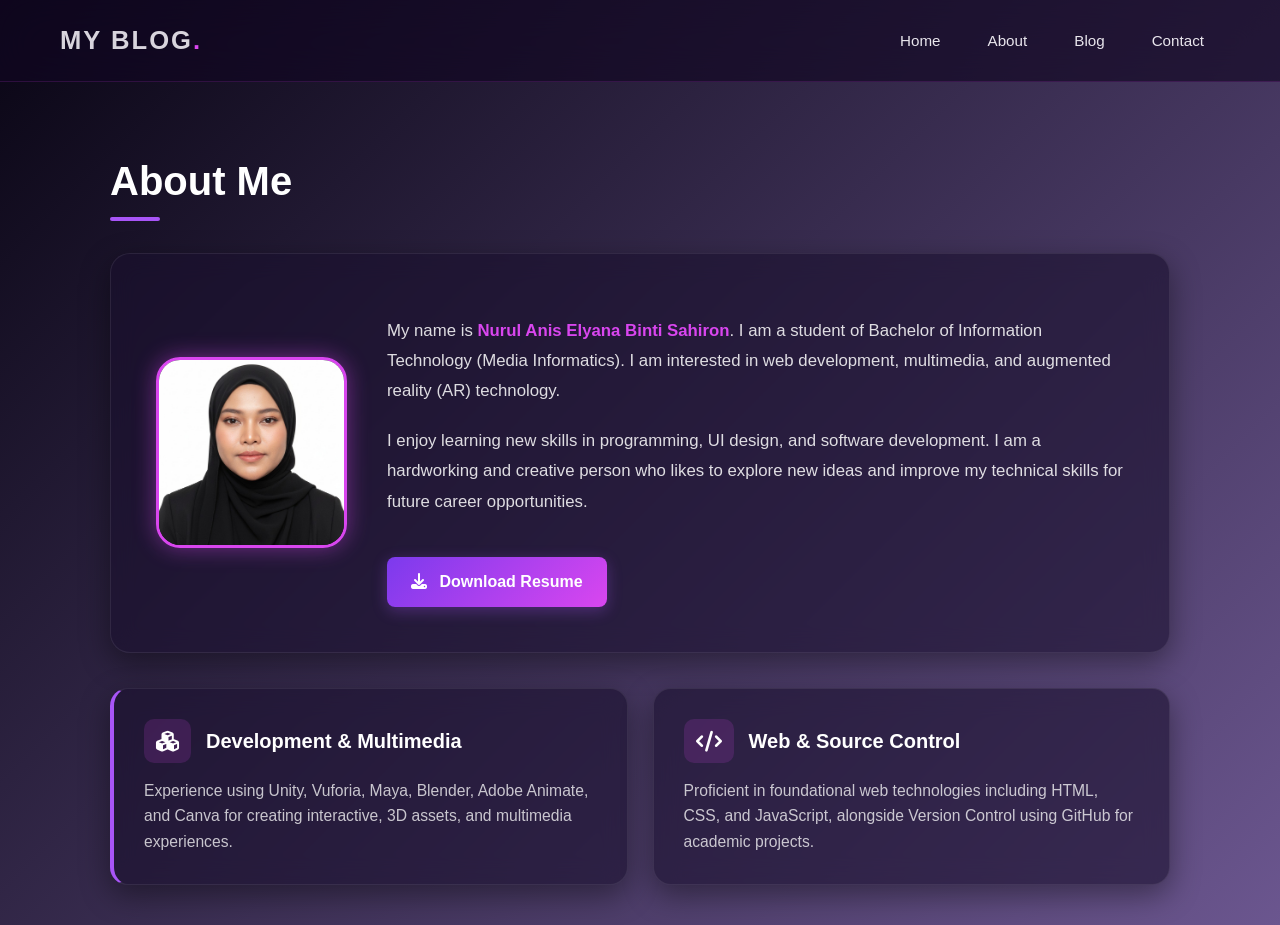
<file: about.html>
<!DOCTYPE html>
<html lang="ms">
<head>
    <meta charset="UTF-8">
    <meta name="viewport" content="width=device-width, initial-scale=1.0">
    <title>About Me | Personal Blog</title>
    <link rel="stylesheet" href="style.css">
    <!-- Menggunakan Font Awesome untuk ikon kad kemahiran -->
    <link rel="stylesheet" href="https://cdnjs.cloudflare.com/ajax/libs/font-awesome/6.4.0/css/all.min.css">
</head>
<body>

    <!-- Menu Navigasi -->
    <nav class="navbar">
        <div class="logo">My Blog</div>
        <ul class="nav-links">
            <li><a href="index.html">Home</a></li>
            <li><a href="about.html">About</a></li>
            <li><a href="blog.html">Blog</a></li>
            <li><a href="contact.html">Contact</a></li>
        </ul>
    </nav>

    <main class="container">
        <!-- Tajuk Halaman -->
        <h1 class="page-title">About Me</h1>

        <!-- KAD UTAMA: BIOGRAFI + GAMBAR PROFIL -->
        <section class="about-main-card">
            <img src="profile.jpeg" alt="Gambar Profil Anis" class="about-profile-img">
            
            <div class="about-bio-text">
    <p>My name is <span class="highlight-purple">Nurul Anis Elyana Binti Sahiron</span>. I am a student of Bachelor of Information Technology (Media Informatics). I am interested in web development, multimedia, and augmented reality (AR) technology.</p>
    <p>I enjoy learning new skills in programming, UI design, and software development. I am a hardworking and creative person who likes to explore new ideas and improve my technical skills for future career opportunities.</p>
    <a href="resume.pdf" class="btn-resume" download>
        <i class="fa-solid fa-download"></i> Download Resume
    </a>
            </div>
        </section>

        <!-- GRID KAD KECIL: KEMAHIRAN (SKILLS) -->
        <div class="skills-grid">
            
            <!-- Kad 1: Development & Multimedia -->
            <div class="skill-card border-left-glow">
                <div class="skill-header">
                    <i class="fa-solid fa-cubes skill-icon"></i>
                    <h3>Development & Multimedia</h3>
                </div>
                <p>Experience using Unity, Vuforia, Maya, Blender, Adobe Animate, and Canva for creating interactive, 3D assets, and multimedia experiences.</p>
            </div>

            <!-- Kad 2: Web & Source Control -->
            <div class="skill-card">
                <div class="skill-header">
                    <i class="fa-solid fa-code skill-icon"></i>
                    <h3>Web & Source Control</h3>
                </div>
                <p>Proficient in foundational web technologies including HTML, CSS, and JavaScript, alongside Version Control using GitHub for academic projects.</p>
            </div>

        </div>
    </main>

</body>
</html>
</file>
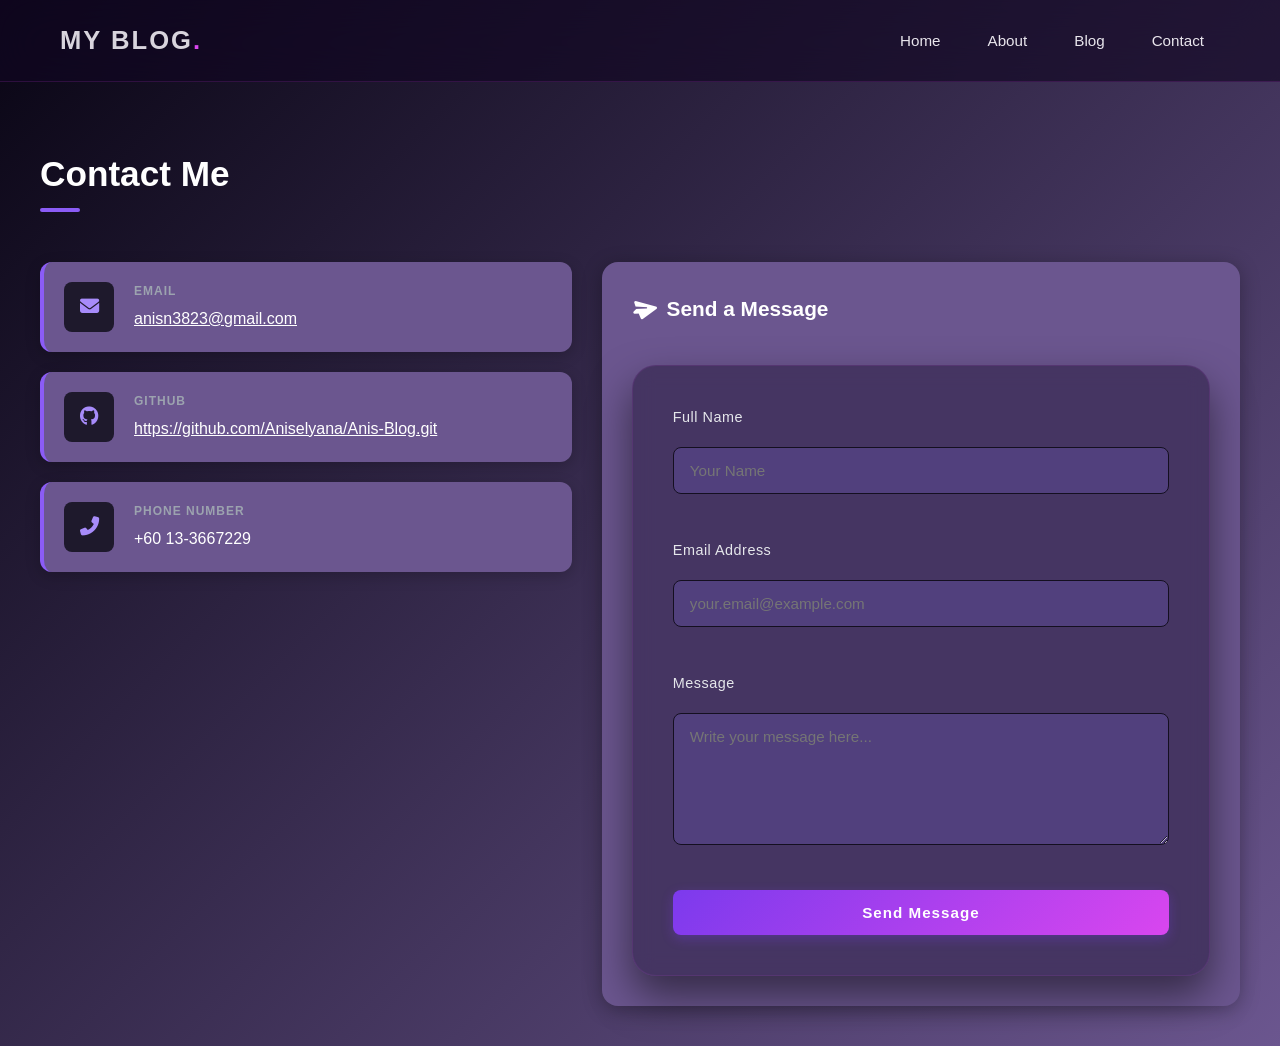
<file: contact.html>
<!DOCTYPE html>
<html lang="ms">
<head>
    <meta charset="UTF-8">
    <meta name="viewport" content="width=device-width, initial-scale=1.0">
    <title>Contact Me | Personal Blog</title>
    <!-- Sambungkan ke fail CSS utama Anis -->
    <link rel="stylesheet" href="style.css">
    <!-- Menggunakan Font Awesome untuk ikon emel, telefon, dan butang hantar -->
    <link rel="stylesheet" href="https://cdnjs.cloudflare.com/ajax/libs/font-awesome/6.4.0/css/all.min.css">
</head>
<body>

    <!-- Menu Navigasi -->
    <nav class="navbar">
        <div class="logo">My Blog</div>
        <ul class="nav-links">
            <li><a href="index.html">Home</a></li>
            <li><a href="about.html">About</a></li>
            <li><a href="blog.html">Blog</a></li>
            <li><a href="contact.html">Contact</a></li>
        </ul>
    </nav>

        <!-- ==========================================
             KANDUNGAN UTAMA (HALAMAN CONTACT ME)
             ========================================== -->
        <main class="main-content">
            <h1 class="page-title-contact">Contact Me</h1>
            
            <div class="contact-container">
                <!-- KIRI: Kad Maklumat Perhubungan -->
                <div class="contact-info-section">
                    
                  <!-- KAD EMAIL (DIFUNGSIKAN DENGAN MAILTO) -->
<div class="info-card">
    <div class="info-icon-box">
        <i class="fas fa-envelope"></i>
    </div>
    <div class="info-text">
        <span>EMAIL</span>
        <p>
            <a href="mailto:anisn3823@gmail.com" style="color: #ffffff; text-decoration: underline;">
                anisn3823@gmail.com
            </a>
        </p>
    </div>
</div>

                    <!-- KAD GITHUB (DITUKAR KEPADA PAUTAN BOLEH KLIK) -->
<div class="info-card">
    <div class="info-icon-box">
        <i class="fab fa-github"></i> <!-- Ikon GitHub -->
    </div>
    <div class="info-text">
        <span>GITHUB</span>
        <p>
            <a href="https://github.com/Aniselyana/Anis-Blog.git" target="_blank" style="color: #ffffff; text-decoration: underline;">
                https://github.com/Aniselyana/Anis-Blog.git
            </a>
        </p>
    </div>
</div>

                    <!-- Kad No Telefon -->
                    <div class="info-card">
                        <div class="info-icon-box">
                            <i class="fas fa-phone-alt"></i>
                        </div>
                        <div class="info-text">
                            <span>PHONE NUMBER</span>
                            <p>+60 13-3667229</p>
                        </div>
                    </div>

                </div>

                <!-- KANAN: Borang Hantar Mesej -->
                <div class="contact-form-section">
                    <h3><i class="fas fa-paper-plane" style="transform: rotate(45deg); margin-right: 8px;"></i> Send a Message</h3>
                    
                    <form action="#" method="POST" class="contact-form">
                        <div class="form-group">
                            <label for="name">Full Name</label>
                            <input type="text" id="name" name="name" placeholder="Your Name" required>
                        </div>

                        <div class="form-group">
                            <label for="email">Email Address</label>
                            <input type="email" id="email" name="email" placeholder="your.email@example.com" required>
                        </div>

                        <div class="form-group">
                            <label for="message">Message</label>
                            <textarea id="message" name="message" rows="6" placeholder="Write your message here..." required></textarea>
                        </div>

                        <button type="submit" class="submit-btn">Send Message</button>
                    </form>
                </div>
            </div>
        </main>
    </div>

</body>
</html>
</file>
<file: style.css>
/* --- 1. SETTING UTAMA & WARNA (TEMA CYBER PURPLE) --- */
:root {
    --purple-neon: #d946ef;     /* Fuchsia / Neon Purple */
    --purple-glow: #a855f7;     /* Bright Violet */
    --bg-dark: #090514;         /* Ungu gelap pekat malam */
    --bg-light-purple: #140b24; /* Ungu gelap sederhana */
    --card-bg: rgba(26, 15, 46, 0.45); /* Gelas ungu separa lutsinar */
    --text-main: #d8d4dd;       /* Putih bersih dengan ton ungu lembut */
    --text-muted: #e9e6ed;      /* Kelabu ungu lembut */
}


/* 1.1 ANIMASI LATAR BELAKANG UNGU BERGERAK */
@keyframes purpleFlow {
    0% { background-position: 0% 50%; }
    50% { background-position: 100% 50%; }
    100% { background-position: 0% 50%; }
}

body {
    font-family: 'Segoe UI', Roboto, sans-serif;
    margin: 0;
    padding: 0;
    background: linear-gradient(135deg, var(--bg-dark), #6b568f, #1d0b3a, var(--bg-light-purple));
    background-size: 300% 300%;
    animation: purpleFlow 15s ease infinite;
    color: var(--text-main);
    line-height: 1.6;
    overflow-x: hidden;
}

.container {
    padding: 40px 20px;
    max-width: 1100px;
    margin: 0 auto;
}

/* --- 2. MENU NAVIGASI MINIMALIS UNGU --- */
.navbar {
    background-color: rgba(17, 7, 34, 0.65);
    backdrop-filter: blur(20px);
    -webkit-backdrop-filter: blur(20px);
    padding: 20px;
    display: flex;
    flex-direction: column;
    align-items: center;
    gap: 15px;
    border-bottom: 1px solid rgba(217, 70, 239, 0.15);
    position: sticky;
    top: 0;
    z-index: 1000;
}

.logo {
    font-size: 1.6rem;
    font-weight: 800;
    color: var(--text-main);
    letter-spacing: 2px;
    text-transform: uppercase;
    position: relative;
}

/* Kesan titik neon ungu pada logo (Dibaiki dari ::sidebar) */
.logo::after {
    content: '.';
    color: var(--purple-neon);
    animation: pulseGlow 2s infinite;
}

@keyframes pulseGlow {
    0%, 100% { opacity: 0.3; text-shadow: none; }
    50% { opacity: 1; text-shadow: 0 0 10px var(--purple-neon); }
}

.nav-links {
    list-style: none;
    padding: 0;
    margin: 0;
    display: flex;
    flex-direction: column;
    gap: 15px;
    text-align: center;
}

.nav-links a {
    color: var(--text-muted);
    text-decoration: none;
    font-weight: 500;
    font-size: 0.95rem;
    transition: all 0.3s ease;
    padding: 8px 16px;
    border-radius: 20px; /* Bentuk kapsul pill */
}

.nav-links a:hover {
    color: var(--text-main);
    background: rgba(217, 70, 239, 0.15);
    box-shadow: 0 0 15px rgba(217, 70, 239, 0.2);
}

/* --- 3. HERO SECTION BARU (BERDASARKAN image_591ca4.jpg) --- */
.hero-space {
    position: relative;
    width: 100%;
    min-height: 70vh; /* Ketinggian yang seimbang untuk desktop & mobile */
    background: url('images/bg-hero.jpg') no-repeat center center/cover;
    display: flex;
    align-items: center;
    justify-content: center;
}

/* Lapisan Gelap Gelap lutsinar di atas gambar */
.hero-overlay {
    position: absolute;
    top: 0;
    left: 0;
    width: 100%;
    height: 100%;
    background: rgba(9, 5, 20, 0.65); 
    display: flex;
    align-items: center;
    justify-content: center;
    padding: 20px;
    box-sizing: border-box;
}

.hero-content {
    text-align: center;
    max-width: 800px;
    animation: fadeInUp 0.8s cubic-bezier(0.16, 1, 0.3, 1) both;
}

/* Hiasan WELCOME TO MY SPACE + Garisan Kiri Kanan */
.welcome-line {
    display: flex;
    align-items: center;
    justify-content: center;
    gap: 15px;
    margin-bottom: 15px;
}

.welcome-line .line {
    width: 40px;
    height: 1px;
    background-color: rgba(255, 255, 255, 0.4);
}

.welcome-text {
    font-size: 0.85rem;
    font-weight: 600;
    letter-spacing: 4px;
    color: var(--text-muted);
    text-transform: uppercase;
}

/* Tajuk Utama Besar */
.hero-title {
    font-size: 3rem;
    font-weight: 700;
    margin: 10px 0;
    color: var(--text-main);
    letter-spacing: -0.5px;
}

.hero-subtitle {
    font-size: 1.25rem;
    color: var(--text-muted);
    margin-bottom: 25px;
    font-weight: 400;
}

/* Teks Petikan / Quote */
.hero-quote {
    font-size: 1.15rem;
    font-style: italic;
    color: rgba(255, 255, 255, 0.85);
    font-weight: 300;
    line-height: 1.8;
}

.highlight-purple {
    color: var(--purple-neon);
    font-weight: 600;
}

/* ANIMASI LAMBAIAN TANGAN (WAVING HAND) */
.wave-emoji {
    display: inline-block;
    animation: waveAnimation 2.5s infinite;
    transform-origin: 70% 70%;
}

@keyframes waveAnimation {
    0% { transform: rotate( 0.0deg) }
   10% { transform: rotate(14.0deg) } 
   20% { transform: rotate(-8.0deg) }
   30% { transform: rotate(14.0deg) }
   40% { transform: rotate(-4.0deg) }
   50% { transform: rotate(10.0deg) }
   60% { transform: rotate( 0.0deg) } 
  100% { transform: rotate( 0.0deg) }
}

/* --- 4. REKA BENTUK HALAMAN ABOUT (KAD LENGCUK MODEN) --- */
@keyframes fadeInUp {
    from {
        opacity: 0;
        transform: translateY(40px);
    }
    to {
        opacity: 1;
        transform: translateY(0);
    }
}

.about-section {
    background: var(--card-bg);
    padding: 50px 40px;
    border-radius: 24px; 
    backdrop-filter: blur(10px);
    -webkit-backdrop-filter: blur(10px);
    box-shadow: 0 20px 40px rgba(0, 0, 0, 0.5);
    border: 1px solid rgba(217, 70, 239, 0.1);
    text-align: center;
    animation: fadeInUp 0.8s cubic-bezier(0.16, 1, 0.3, 1) both;
}

.about-section h2 {
    color: var(--text-main);
    font-size: 2.2rem;
    margin-top: 0;
    margin-bottom: 25px;
}

.profile-img {
    width: 150px;
    height: 150px;
    object-fit: cover;
    border-radius: 30px; 
    border: 3px solid var(--purple-neon);
    box-shadow: 0 0 25px rgba(217, 70, 239, 0.4);
    margin: 25px auto;
    display: block;
    transition: transform 0.5s ease;
}

.profile-img:hover {
    transform: rotate(5deg) scale(1.05); 
}

.about-text p {
    color: var(--text-muted);
    max-width: 700px;
    margin: 15px auto;
    font-size: 1.05rem;
}

/* --- 5. GRID KAD BLOG DENGAN EFFECT BORDER PURPLE GLOW --- */
.content-grid {
    display: grid;
    grid-template-columns: 1fr;
    gap: 30px;
    margin-top: 40px;
}

.card {
    background: var(--card-bg);
    padding: 30px;
    border-radius: 20px;
    backdrop-filter: blur(10px);
    -webkit-backdrop-filter: blur(10px);
    border: 1px solid rgba(255, 255, 255, 0.03);
    transition: all 0.4s cubic-bezier(0.16, 1, 0.3, 1);
    animation: fadeInUp 0.8s cubic-bezier(0.16, 1, 0.3, 1) both;
}

.card:nth-child(2) { animation-delay: 0.15s; }
.card:nth-child(3) { animation-delay: 0.3s; }

.card:hover {
    transform: translateY(-6px);
    background: rgba(38, 22, 66, 0.6);
    border-color: var(--purple-neon);
    box-shadow: 0 15px 30px rgba(168, 85, 247, 0.25);
}

.blog-date {
    font-size: 0.8rem;
    font-weight: 600;
    color: var(--purple-neon);
    text-transform: uppercase;
    letter-spacing: 1px;
}

.card h3 {
    margin: 12px 0;
    color: var(--text-main);
    font-size: 1.4rem;
}

.card p {
    color: var(--text-muted);
}

.card a {
    color: var(--purple-glow);
    text-decoration: none;
    font-weight: bold;
    display: inline-block;
    margin-top: 15px;
    transition: color 0.3s ease;
}

.card a:hover {
    color: var(--purple-neon);
}

/* --- 6. BORANG CONTACT MINIMALIS --- */
.contact-form {
    background: var(--card-bg);
    padding: 40px;
    border-radius: 24px;
    backdrop-filter: blur(10px);
    -webkit-backdrop-filter: blur(10px);
    box-shadow: 0 20px 40px rgba(0, 0, 0, 0.5);
    border: 1px solid rgba(217, 70, 239, 0.1);
    max-width: 500px;
    margin: 40px auto 0 auto;
    animation: fadeInUp 0.8s cubic-bezier(0.16, 1, 0.3, 1) both;
}

.form-group {
    margin-bottom: 25px;
    display: flex;
    flex-direction: column;
}

.form-group label {
    margin-bottom: 10px;
    font-size: 0.9rem;
    color: var(--text-main);
    letter-spacing: 0.5px;
}

.form-group input, .form-group textarea {
    padding: 14px;
    background: rgba(13, 7, 24, 0.8);
    border: 1px solid rgba(255, 255, 255, 0.05);
    border-radius: 12px;
    font-size: 1rem;
    color: var(--text-main);
    width: 100%;
    box-sizing: border-box;
    transition: all 0.3s ease;
}

.form-group input:focus, .form-group textarea:focus {
    outline: none;
    border-color: var(--purple-neon);
    box-shadow: 0 0 12px rgba(217, 70, 239, 0.3);
}

.submit-btn {
    background: linear-gradient(135deg, #7c3aed, var(--purple-neon));
    color: white;
    padding: 16px;
    border: none;
    border-radius: 12px;
    cursor: pointer;
    font-size: 1rem;
    font-weight: bold;
    letter-spacing: 1px;
    width: 100%;
    box-shadow: 0 4px 20px rgba(168, 85, 247, 0.3);
    transition: all 0.3s ease;
}

.submit-btn:hover {
    transform: translateY(-2px);
    box-shadow: 0 6px 25px rgba(217, 70, 239, 0.5);
    filter: brightness(1.1);
}

/* --- 7. MEDIA QUERY (Untuk Laptop / Skrin Besar & Responsif) --- */
@media (min-width: 768px) {
    .navbar {
        flex-direction: row;
        justify-content: space-between;
        padding: 20px 60px;
    }

    .nav-links {
        flex-direction: row;
        gap: 15px;
    }

    .about-section {
        text-align: left;
        display: flex;
        align-items: center;
        gap: 60px;
        padding: 60px;
    }

    .profile-img {
        margin: 0;
        width: 170px;
        height: 170px;
    }

    .content-grid {
        grid-template-columns: repeat(2, 1fr);
    }
}

/* Penyesuaian Saiz Skrin Telefon untuk Hero Space */
@media (max-width: 768px) {
    .hero-title {
        font-size: 2.2rem;
    }
    .hero-subtitle {
        font-size: 1.05rem;
    }
    .hero-quote {
        font-size: 1rem;
    }
    .welcome-line .line {
        width: 25px;
    }
}
/* ==========================================================================
   GAYA GAMBAR PROFIL DI DALAM KAD BIOGRAFI (VERSI LEBIH BESAR)
   ========================================================================== */

/* Mengubah kad utama supaya menyokong susunan Flexbox (Teks + Gambar) */
.about-main-card {
    display: flex;
    flex-direction: column; /* Atas ke bawah untuk skrin telefon */
    align-items: center;
    gap: 35px;
}

/* DIBAIKI: Saiz dilaraskan kepada 160px (lebih besar dan jelas di telefon) */
.about-profile-img {
    width: 160px;
    height: 160px;
    object-fit: cover;
    border-radius: 24px; /* Lengkungan ditingkatkan supaya nampak lebih lembut dan moden */
    border: 3.5px solid var(--purple-neon);
    box-shadow: 0 0 22px rgba(217, 70, 239, 0.45);
    transition: transform 0.4s ease;
    flex-shrink: 0; /* Mengelakkan gambar daripada terkemek */
}

/* Efek interaktif apabila tetikus lalu di atas gambar */
.about-profile-img:hover {
    transform: scale(1.05) rotate(3deg);
}

.about-bio-text {
    width: 100%;
}

/* Responsif: Apabila dibuka di Laptop, gambar beralih ke sebelah kiri teks */
@media (min-width: 768px) {
    .about-main-card {
        flex-direction: row; /* Bersebelahan (Kiri & Kanan) */
        text-align: left;
        padding: 45px;
        gap: 40px; /* Jarak antara gambar dan teks dilebarkan sedikit */
    }
    
    /* DIBAIKI: Saiz untuk skrin laptop dinaikkan kepada 185px supaya nampak impak portfolio profesional */
    .about-profile-img {
        width: 185px;
        height: 185px;
    }
}
/* ==========================================================================
   REKA BENTUK SEMULA HALAMAN ABOUT ME (KEMAS & MODEN)
   ========================================================================== */

/* Jarak dalam kontena utama */
.container {
    max-width: 1100px;
    margin: 0 auto;
    padding: 40px 20px;
    box-sizing: border-box;
}

/* Tajuk Utama Halaman dengan Garisan Bawah */
.page-title {
    font-size: 2.5rem;
    font-weight: 700;
    color: #ffffff;
    margin-bottom: 40px;
    position: relative;
    display: inline-block;
}

.page-title::after {
    content: '';
    position: absolute;
    left: 0;
    bottom: -8px;
    width: 50px;
    height: 4px;
    background-color: var(--purple-glow, #d946ef);
    border-radius: 2px;
}

/* Kad Besar Biografi */
.about-main-card {
    background: rgba(26, 15, 46, 0.6); /* Warna kad ungu gelap telus cahaya */
    backdrop-filter: blur(12px);
    -webkit-backdrop-filter: blur(12px);
    border: 1px solid rgba(255, 255, 255, 0.08);
    padding: 35px;
    border-radius: 20px;
    margin-bottom: 35px;
    box-shadow: 0 10px 30px rgba(0, 0, 0, 0.4);
    display: flex;
    flex-direction: column;
    align-items: center;
    gap: 35px;
}

/* Reka bentuk gambar profil saiz ideal (Besar & Tegas) */
.about-profile-img {
    width: 160px;
    height: 160px;
    object-fit: cover;
    border-radius: 24px;
    border: 3.5px solid var(--purple-neon, #d946ef);
    box-shadow: 0 0 22px rgba(217, 70, 239, 0.45);
    transition: transform 0.4s ease;
    flex-shrink: 0;
}

.about-profile-img:hover {
    transform: scale(1.05) rotate(3deg);
}

/* Teks Bio */
.about-bio-text {
    width: 100%;
}

.about-bio-text p {
    font-size: 1.05rem;
    color: rgba(255, 255, 255, 0.85);
    line-height: 1.8;
    margin-bottom: 20px;
}

.about-bio-text p:last-child {
    margin-bottom: 0;
}

.highlight-purple {
    color: var(--purple-neon, #d946ef);
    font-weight: 600;
}

/* Susunan Grid untuk Dua Kad Kemahiran */
.skills-grid {
    display: grid;
    grid-template-columns: 1fr;
    gap: 25px;
    margin-top: 35px;
}

/* Rupa Bentuk Kad Kemahiran */
.skill-card {
    background: rgba(26, 15, 46, 0.6);
    backdrop-filter: blur(12px);
    -webkit-backdrop-filter: blur(12px);
    border: 1px solid rgba(255, 255, 255, 0.08);
    padding: 30px;
    border-radius: 18px;
    box-shadow: 0 10px 30px rgba(0, 0, 0, 0.4);
    transition: transform 0.3s ease, border-color 0.3s ease;
}

.skill-card:hover {
    transform: translateY(-4px);
    border-color: rgba(217, 70, 239, 0.4);
}

/* Kesan Garisan Cahaya Ungu di Sebelah Kiri Kad Pertama */
.border-left-glow {
    border-left: 4px solid var(--purple-glow, #d946ef) !important;
}

/* Bahagian Atas Kad (Ikon + Tajuk) */
.skill-header {
    display: flex;
    align-items: center;
    gap: 15px;
    margin-bottom: 15px;
}

.skill-icon {
    font-size: 1.3rem;
    color: #ffffff;
    background: rgba(217, 70, 239, 0.15); /* Cahaya ungu lembut belakang ikon */
    padding: 12px;
    border-radius: 10px;
    display: flex;
    align-items: center;
    justify-content: center;
}

.skill-card h3 {
    margin: 0;
    font-size: 1.25rem;
    color: #ffffff;
    font-weight: 600;
}

.skill-card p {
    margin: 0;
    font-size: 0.98rem;
    color: rgba(255, 255, 255, 0.75);
    line-height: 1.6;
}

/* Responsif: Tukar kepada Susunan Laptop */
@media (min-width: 768px) {
    .about-main-card {
        flex-direction: row; /* Gambar kiri, teks kanan */
        text-align: left;
        padding: 45px;
        gap: 40px;
    }
    
    .about-profile-img {
        width: 185px;
        height: 185px;
    }

    .skills-grid {
        grid-template-columns: repeat(2, 1fr); /* 2 Kolum bersebelahan */
    }
}
.btn-resume {
    display: inline-block;
    margin-top: 20px;
    padding: 12px 24px;
    background: linear-gradient(135deg, #7c3aed, #d946ef);
    color: #ffffff;
    text-decoration: none;
    font-weight: 600;
    border-radius: 8px;
    transition: all 0.3s ease;
    box-shadow: 0 4px 15px rgba(168, 85, 247, 0.3);
}

.btn-resume i {
    margin-right: 8px; /* Jarak antara ikon dan teks */
}

.btn-resume:hover {
    transform: translateY(-3px);
    box-shadow: 0 8px 25px rgba(217, 70, 239, 0.5);
    filter: brightness(1.1);
}
/* ==========================================================================
   REKA BENTUK HALAMAN ACADEMIC PROJECTS (BERDASARKAN image_4dc2a2.jpg)
   ========================================================================== */

/* Susunan Grid untuk 3 Kolum Sebaris (Desktop) */
.blog-grid {
    display: grid;
    grid-template-columns: 1fr; /* 1 kolum untuk phone */
    gap: 30px;
    margin-top: 20px;
}

/* Rupa Bentuk Utama Kad Projek */
.blog-card {
    background: #0d081b; /* Warna latar belakang kad hitam/ungu pekat gelap */
    border-radius: 18px;
    overflow: hidden;
    box-shadow: 0 10px 25px rgba(0, 0, 0, 0.5);
    display: flex;
    flex-direction: column;
    transition: transform 0.3s ease, box-shadow 0.3s ease;
    border: 1px solid rgba(255, 255, 255, 0.03);
}

.blog-card:hover {
    transform: translateY(-6px);
    box-shadow: 0 15px 35px rgba(168, 85, 247, 0.15);
}

/* Bekas Gambar Projek */
.blog-img-container {
    width: 100%;
    height: 200px;
    overflow: hidden;
    background: #140b24;
}

/* Gambar Projek */
.blog-project-img {
    width: 100%;
    height: 100%;
    object-fit: cover;
    transition: transform 0.5s ease;
}

.blog-card:hover .blog-project-img {
    transform: scale(1.04); /* Kesan zum masuk lembut semasa hover */
}

/* Kandungan Teks Di Dalam Kad */
.blog-card-content {
    padding: 25px;
    display: flex;
    flex-direction: column;
    flex-grow: 1;
}

/* Tag Kategori (Contoh: AUGMENTED REALITY) */
.project-tag {
    font-size: 0.75rem;
    font-weight: 700;
    color: #c0b3d6; /* Warna tulisan cerah lembut */
    background: rgba(255, 255, 255, 0.07); /* Latar belakang tag kelabu-ungu telus */
    padding: 6px 12px;
    border-radius: 6px;
    align-self: flex-start;
    text-transform: uppercase;
    letter-spacing: 0.5px;
    margin-bottom: 15px;
}

/* Tajuk Projek */
.project-title {
    font-size: 1.35rem;
    font-weight: 700;
    color: #ffffff;
    margin: 0 0 12px 0;
    line-height: 1.4;
}

/* Penerangan / Deskripsi Projek */
.project-desc {
    font-size: 0.95rem;
    color: #a496c0; /* Ton warna kelabu-ungu malap sedikit */
    line-height: 1.6;
    margin: 0 0 20px 0;
    flex-grow: 1;
}

/* Pautan "Read More" */
.project-link {
    font-size: 0.9rem;
    color: #ffffff;
    text-decoration: none;
    font-weight: 600;
    align-self: flex-start;
    transition: color 0.3s ease, transform 0.3s ease;
}

.project-link:hover {
    color: var(--purple-glow, #a855f7);
    transform: translateX(3px); /* Kesan bergerak ke kanan sikit masa dihover */
}

/* Responsif: Apabila dibuka pada Laptop, tukar kepada 3 kolum bersebelahan */
@media (min-width: 992px) {
    .blog-grid {
        grid-template-columns: repeat(3, 1fr);
    }
}

/* Responsif: Sesuai untuk tablet (2 kolum) */
@media (min-width: 768px) and (max-width: 991px) {
    .blog-grid {
        grid-template-columns: repeat(2, 1fr);
    }
}
/* ==========================================================================
   REKA BENTUK POPUP MODAL GAMBAR BUKTI (THEME GLOW)
   ========================================================================== */

/* Latar belakang kabur di belakang popup (Overlay) */
.modal-overlay {
    position: fixed;
    top: 0;
    left: 0;
    width: 100%;
    height: 100%;
    background: rgba(10, 5, 22, 0.85); /* Ungu gelap hitam yang sangat telus */
    backdrop-filter: blur(8px); /* Kesan kabur profesional */
    -webkit-backdrop-filter: blur(8px);
    display: flex;
    align-items: center;
    justify-content: center;
    z-index: 9999; /* Memastikan ia sentiasa berada di lapisan paling atas */
    opacity: 0;
    pointer-events: none;
    transition: opacity 0.3s ease;
}

/* Aktifkan popup apabila butang ditekan */
.modal-overlay.active {
    opacity: 1;
    pointer-events: auto;
}

/* Kotak Kandungan Popup (Modal Content Box) */
.modal-content {
    background: #130b24; /* Warna tema ungu gelap blog Anis */
    border: 2px solid var(--purple-neon, #d946ef); /* Border menyala neon */
    box-shadow: 0 0 30px rgba(217, 70, 239, 0.3);
    width: 90%;
    max-width: 650px;
    border-radius: 20px;
    padding: 25px;
    position: relative;
    transform: scale(0.85);
    transition: transform 0.3s ease;
}

/* Kesan animasi zoom masuk yang lancar semasa popup aktif */
.modal-overlay.active .modal-content {
    transform: scale(1);
}

/* Butang Pangkah Tutup (Close Button 'X') */
.modal-close {
    position: absolute;
    top: 15px;
    right: 20px;
    font-size: 1.8rem;
    color: #a496c0;
    cursor: pointer;
    transition: color 0.2s ease;
}

.modal-close:hover {
    color: var(--purple-neon, #d946ef);
}

/* Tajuk di dalam Popup */
.modal-title {
    margin: 0 0 20px 0;
    font-size: 1.25rem;
    color: #ffffff;
    font-weight: 600;
    border-bottom: 1px solid rgba(255, 255, 255, 0.1);
    padding-bottom: 10px;
}

/* Ruang Letak Gambar */
.modal-body {
    width: 100%;
    display: flex;
    justify-content: center;
    align-items: center;
}

/* Gaya Gambar Bukti */
.modal-evidence-img {
    width: 100%;
    max-height: 450px; /* Menghalang gambar daripada terlalu panjang ke bawah skrin */
    object-fit: contain; /* Mengekalkan nisbah asal gambar supaya tidak terkemek */
    border-radius: 10px;
    background: #090514;
}

/* Rekabentuk Butang Kekal Konsisten */
.project-btn {
    background: none;
    border: none;
    font-family: inherit;
    font-size: 0.9rem;
    color: #ffffff;
    font-weight: 600;
    cursor: pointer;
    align-self: flex-start;
    padding: 0;
    margin-top: auto;
    transition: color 0.3s ease, transform 0.3s ease;
}

.project-btn:hover {
    color: var(--purple-glow, #a855f7);
    transform: translateX(3px);
}
/* 1. Mengehadkan saiz maksimum kotak modal supaya tidak terlalu besar/lebar */
.modal-content {
    max-width: 650px;       /* Mengehadkan lebar kotak modal */
    width: 90%;             /* Supaya responsive pada skrin phone */
    max-height: 85vh;       /* Mengehadkan tinggi modal agar tidak terkeluar skrin */
    overflow-y: auto;       /* Jika kandungan panjang, ia akan buat scroll dalam modal sahaja */
    border-radius: 12px;
    padding: 20px;
}

/* 2. Memastikan Gambar Bukti automatik mengikut saiz kotak modal & tidak "peta" */
.modal-evidence-img {
    width: 100%;            /* Lebar imej akan mengikut lebar kotak */
    max-height: 400px;      /* Mengehadkan tinggi maksimum gambar (contohnya gambar aiskrim tadi) */
    object-fit: contain;    /* Mengekalkan nisbah gambar supaya tidak penyek atau herot */
    display: block;
    margin: 0 auto;         /* Memastikan gambar duduk di tengah-tengah */
}

/* 3. Memastikan Video (Iframe & Video Tag) juga tidak terlalu besar */
.modal-evidence-iframe, 
.modal-evidence-video {
    width: 100%;
    height: 360px;          /* Ketinggian yang ideal untuk paparan video */
    max-height: 70vh;
}
/* ==========================================================================
   GAYA STRUKTUR HALAMAN CONTACT ME (PREMIUM DARK & PURPLE)
   ========================================================================== */

/* Pengurusan susun atur induk jika menggunakan sidebar */
.app-layout {
    display: flex;
    min-height: 100vh;
    background-color: #5c4b7c; /* Latar belakang gelap ungu misteri */
    color: #ffffff;
    font-family: 'Segoe UI', Tahoma, Geneva, Verdana, sans-serif;
}

.main-content {
    flex: 1;
    padding: 40px;
        background: linear-gradient(135deg, var(--bg-dark), #6b568f, );

}

/* Tajuk Halaman */
.page-title-contact {
    font-size: 2.2rem;
    font-weight: 700;
    margin-bottom: 40px;
    position: relative;
    display: inline-block;
}

.page-title-contact::after {
    content: '';
    position: absolute;
    bottom: -10px;
    left: 0;
    width: 40px;
    height: 4px;
    background-color: #8b5cf6; /* Garis ungu bawah tajuk */
    border-radius: 2px;
}

/* Kotak Kontainer Utama (Grid Hubungan) */
.contact-container {
    display: grid;
    grid-template-columns: 1fr 1.2fr; /* Memisahkan 2 bahagian: Kiri dan Kanan */
    gap: 30px;
    margin-top: 20px;
    max-width: 1200px;
}

/* --- BAHAGIAN KIRI: KAD MAKLUMAT --- */
.contact-info-section {
    display: flex;
    flex-direction: column;
    gap: 20px;
}

.info-card {
    background-color: #6b568f; /* Warna kad gelap kelabu-ungu */
    border-radius: 12px;
    padding: 20px;
    display: flex;
    align-items: center;
    gap: 20px;
    position: relative;
    border-left: 4px solid #8b5cf6; /* Jalur ungu ikonik di sebelah kiri kad */
    box-shadow: 0 4px 15px rgba(0, 0, 0, 0.2);
}

.info-icon-box {
    background-color: #1e192c;
    width: 50px;
    height: 50px;
    border-radius: 8px;
    display: flex;
    align-items: center;
    justify-content: center;
    color: #a78bfa;
    font-size: 1.2rem;
}

.info-text span {
    display: block;
    font-size: 0.75rem;
    color: #9ca3af;
    letter-spacing: 1px;
    font-weight: 600;
    margin-bottom: 4px;
}

.info-text p {
    font-size: 1rem;
    font-weight: 500;
    margin: 0;
    color: #ffffff;
}

/* --- BAHAGIAN KANAN: BORANG MESEJ --- */
.contact-form-section {
    background-color: #6b568f;
    border-radius: 16px;
    padding: 30px;
    box-shadow: 0 4px 20px rgba(0, 0, 0, 0.3);
}

.contact-form-section h3 {
    font-size: 1.3rem;
    font-weight: 600;
    margin-top: 0;
    margin-bottom: 25px;
    color: #ffffff;
}

.contact-form {
    display: flex;
    flex-direction: column;
    gap: 20px;
}

.form-group {
    display: flex;
    flex-direction: column;
    gap: 8px;
}

.form-group label {
    font-size: 0.9rem;
    font-weight: 500;
    color: #e5e7eb;
}

/* Reka Bentuk Input Tempat Letak Teks */
.form-group input,
.form-group textarea {
    background-color: #51407d;
    border: 1px solid #140f20;
    border-radius: 8px;
    padding: 14px 16px;
    color: #ffffff;
    font-family: inherit;
    font-size: 0.95rem;
    transition: all 0.3s ease;
}

.form-group input:focus,
.form-group textarea:focus {
    outline: none;
    border-color: #8b5cf6;
    box-shadow: 0 0 8px rgba(139, 92, 246, 0.3);
}

/* Butang Hantar Mesej Ungu (Send Message) */
.submit-btn {
    background-color: #7c3aed; /* Ungu terang neon */
    color: #ffffff;
    border: none;
    border-radius: 8px;
    padding: 14px 28px;
    font-size: 0.95rem;
    font-weight: 600;
    cursor: pointer;
    align-self: flex-start; /* Meletakkan butang di bahagian kiri bawah */
    transition: all 0.3s ease;
    box-shadow: 0 4px 12px rgba(124, 58, 237, 0.3);
}

.submit-btn:hover {
    background-color: #6d28d9;
    transform: translateY(-2px);
    box-shadow: 0 6px 16px rgba(124, 58, 237, 0.4);
}

/* Gaya asas untuk semua pautan navbar */
.navbar a {
    transition: all 0.3s ease;
    padding: 8px 16px;
    border-radius: 20px; /* Bentuk bujur untuk semua */
    text-decoration: none;
}

/* Kesan apabila tetikus menyentuh (hover) mana-mana butang */
.navbar a:hover {
    background-color: #4c1d95; /* Warna ungu bila disentuh */
    color: #ffffff;
    box-shadow: 0 0 10px rgba(139, 92, 246, 0.5); /* Kesan cahaya */
    transform: translateY(-2px); /* Butang naik sedikit */
}
/* Untuk skrin yang lebarnya 768px ke bawah (Phone) */
@media screen and (max-width: 768px) {
    .contact-container {
        grid-template-columns: 1fr !important; /* Paksa jadi 1 kolum sahaja */
        padding: 20px;
    }

    .contact-form-section, .contact-info-section {
        width: 100%; /* Pastikan ia ambil lebar penuh skrin */
        margin: 0;
    }

    /* Tambahan untuk mengelakkan elemen melimpah keluar skrin */
    body {
        overflow-x: hidden; 
    }
}
/* --- RESPONSIVE FIX UNTUK MOBILE --- */
@media screen and (max-width: 768px) {
    /* Pastikan container tidak melimpah */
    .container, .contact-container {
        width: 90% !important; 
        margin: 0 auto !important;
        display: flex !important;
        flex-direction: column !important;
    }

    /* Paksa form dan info jadi satu kolum */
    .contact-form-section, .contact-info-section {
        width: 100% !important;
        margin: 10px 0 !important;
    }

    /* Sembunyikan tatalan mendatar */
    body {
        overflow-x: hidden !important;
    }
}

/* Pastikan warna asal (Dark Mode) ada di :root */
:root {
    --bg-color: #0f0a1f;
    --text-color: #ffffff;
}

/* BAHAGIAN PENTING: Jika data-theme ialah light, tukar warna! */
[data-theme='light'] {
    --bg-color: #ffffff;
    --text-color: #000000;
}

/* Pastikan body menggunakan warna ini */
body {
    background-color: var(--bg-color);
    color: var(--text-color);
    transition: 0.3s; /* Supaya pertukaran nampak lembut */
}
#typewriter::after {
    content: '|';
    animation: blink 0.7s infinite;
    color: var(--purple-neon);
}

@keyframes blink {
    50% { opacity: 0; }
}
</file>
